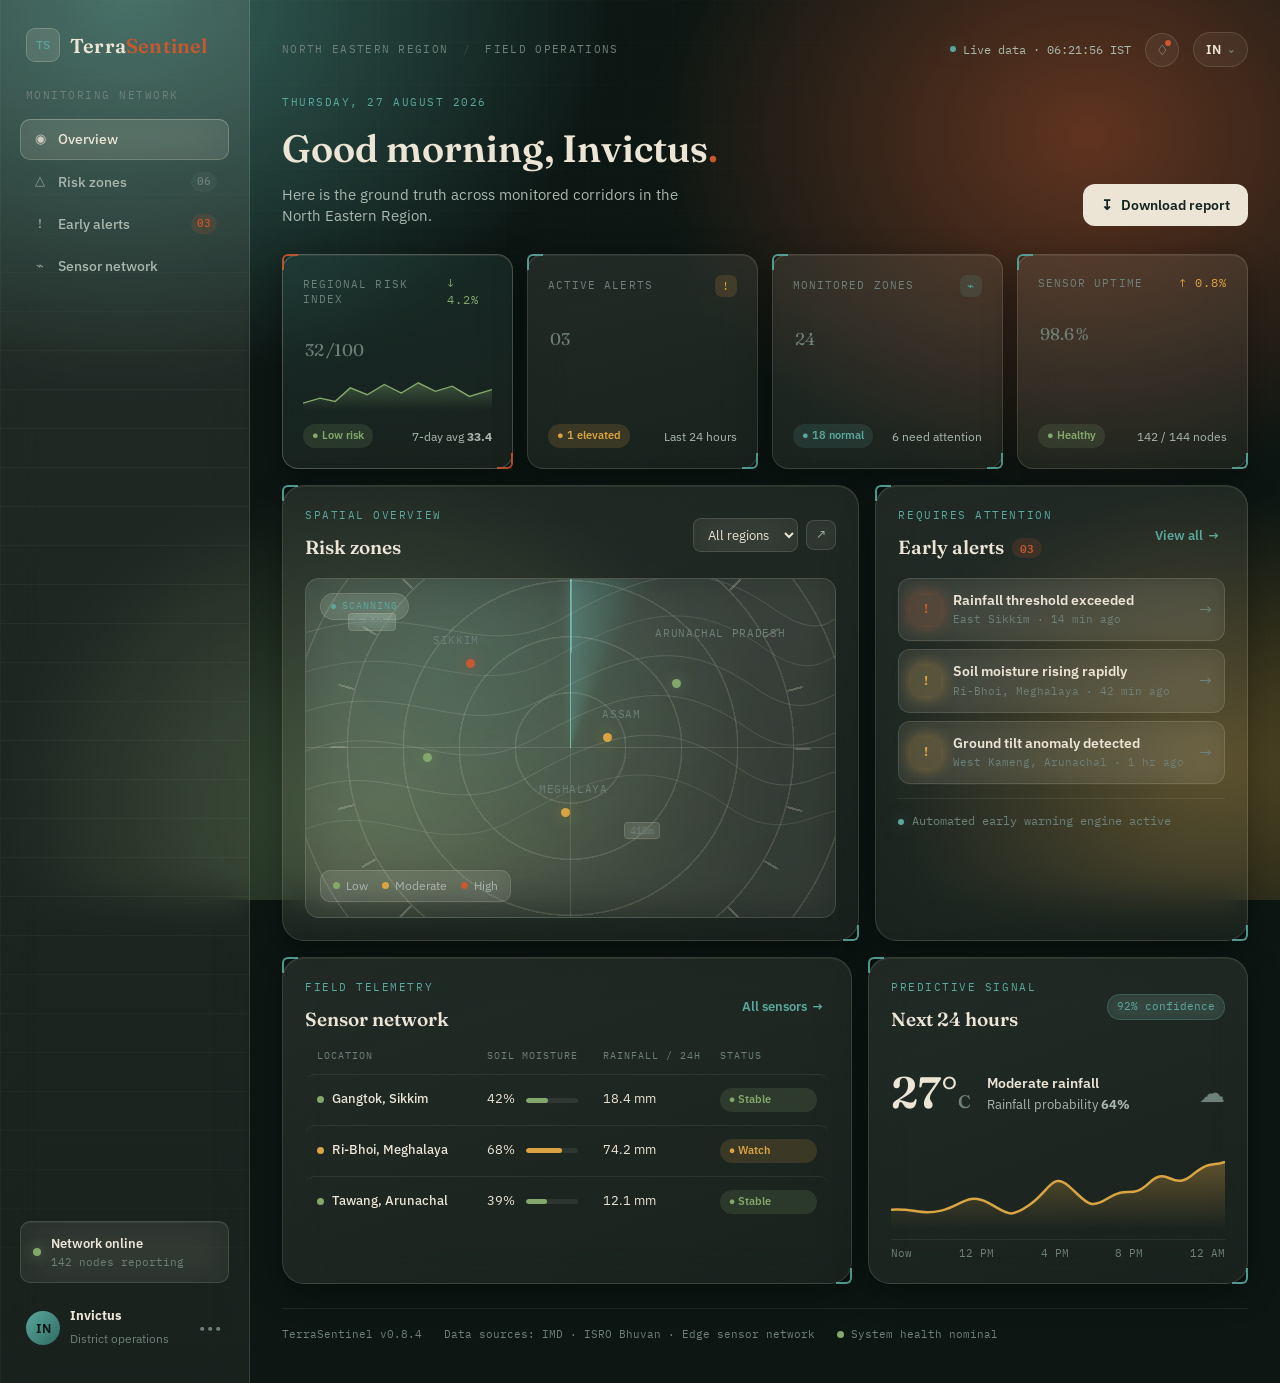
<file: index.html>
<!doctype html>
<html lang="en">
<head>
<meta charset="UTF-8">
<meta name="viewport" content="width=device-width, initial-scale=1.0">
<meta name="theme-color" content="#0d1815">
<title>TerraSentinel · NER Landslide Watch</title>
<link rel="preconnect" href="https://fonts.googleapis.com">
<link rel="preconnect" href="https://fonts.gstatic.com" crossorigin>
<link href="https://fonts.googleapis.com/css2?family=Fraunces:opsz,wght@9..144,300;9..144,400;9..144,500;9..144,600;9..144,700&family=IBM+Plex+Sans:wght@400;500;600;700&family=IBM+Plex+Mono:wght@400;500&display=swap" rel="stylesheet">
<style>

  /* ============ TOKENS ============ */
  :root{
    --bg:#0c1613;
    --bg-2:#0f1c18;
    --panel:#132420;
    --panel-hi:#172b26;
    --line:rgba(238,232,219,.08);
    --line-strong:rgba(238,232,219,.16);
    --ink:#ece5d6;
    --ink-dim:#a9b7ae;
    --ink-faint:#6d8079;

    --laterite:#c8582f;
    --laterite-dim:rgba(200,88,47,.16);
    --amber:#d9a441;
    --amber-dim:rgba(217,164,65,.16);
    --moss:#84a86b;
    --moss-dim:rgba(132,168,107,.16);
    --teal:#5aa79c;
    --teal-dim:rgba(90,167,156,.14);

    --display:'Fraunces', serif;
    --body:'IBM Plex Sans', -apple-system, sans-serif;
    --mono:'IBM Plex Mono', ui-monospace, monospace;

    --radius-s:10px;
    --radius-m:16px;
    --radius-l:22px;
    --shell-pad: clamp(16px, 3vw, 32px);

    /* glass surfaces */
    --glass:rgba(236,229,209,.06);
    --glass-hi:rgba(236,229,209,.10);
    --glass-border:rgba(236,229,209,.14);
    --glass-border-hi:rgba(236,229,209,.24);
    --glass-blur: blur(20px);
    --glass-shadow: 0 8px 32px rgba(0,0,0,.35);
    --glow-teal: 0 0 16px rgba(90,167,156,.5);
    --glow-laterite: 0 0 16px rgba(200,88,47,.55);
    --glow-amber: 0 0 16px rgba(217,164,65,.5);
    --glow-moss: 0 0 14px rgba(132,168,107,.5);
  }

  /* fine data-grid overlay across the whole app */
  .app-shell::before{
    content:"";
    position:fixed; inset:0; z-index:0; pointer-events:none;
    background-image:
      linear-gradient(var(--glass-border) 1px, transparent 1px),
      linear-gradient(90deg, var(--glass-border) 1px, transparent 1px);
    background-size:42px 42px;
    opacity:.16;
    mask-image:radial-gradient(ellipse 1400px 900px at 30% 0%, black, transparent 75%);
  }

  *{box-sizing:border-box;}
  html{-webkit-font-smoothing:antialiased;}
  body{
    margin:0;
    min-height:100vh;
    background:var(--bg);
    color:var(--ink);
    font-family:var(--body);
    line-height:1.45;
    position:relative;
  }
  /* fixed, saturated backdrop — this is what the glass panels reveal through blur */
  body::before{
    content:"";
    position:fixed;
    inset:0;
    z-index:0;
    background:
      radial-gradient(ellipse 900px 700px at 10% 0%, rgba(90,167,156,.55), transparent 55%),
      radial-gradient(ellipse 800px 650px at 85% 15%, rgba(200,88,47,.45), transparent 55%),
      radial-gradient(ellipse 700px 600px at 30% 90%, rgba(132,168,107,.4), transparent 55%),
      radial-gradient(ellipse 600px 500px at 95% 85%, rgba(217,164,65,.35), transparent 55%),
      var(--bg);
  }
  .app-shell{ position:relative; z-index:1; }
  h1,h2,h3{font-family:var(--display); font-weight:600; margin:0;}
  p{margin:0;}
  a{color:inherit; text-decoration:none;}
  button{font-family:var(--body); cursor:pointer;}
  ::selection{background:var(--laterite); color:#fff;}

  @media (prefers-reduced-motion: reduce){
    *{animation-duration:.001ms !important; animation-iteration-count:1 !important; transition-duration:.001ms !important; scroll-behavior:auto !important;}
  }

  /* focus ring */
  a:focus-visible, button:focus-visible, select:focus-visible{
    outline:2px solid var(--teal);
    outline-offset:2px;
    border-radius:6px;
  }

  /* ============ SHELL ============ */
  .app-shell{
    display:grid;
    grid-template-columns: 250px 1fr;
    min-height:100vh;
  }

  /* ============ SIDEBAR ============ */
  .sidebar{
    background:linear-gradient(180deg, var(--glass-hi), var(--glass));
    backdrop-filter:var(--glass-blur);
    -webkit-backdrop-filter:var(--glass-blur);
    border-right:1px solid var(--glass-border);
    box-shadow:1px 0 0 rgba(255,255,255,.03) inset;
    padding:26px 20px;
    display:flex;
    flex-direction:column;
    gap:6px;
    position:relative;
  }
  .sidebar::after{
    /* faint contour etch running down the rail */
    content:"";
    position:absolute; inset:0;
    background-image:
      repeating-linear-gradient(180deg, transparent 0 38px, var(--line) 38px 39px);
    mask-image:linear-gradient(180deg, transparent, rgba(0,0,0,.5) 30%, rgba(0,0,0,.5) 70%, transparent);
    pointer-events:none;
  }
  .brand{
    display:flex; align-items:center; gap:10px;
    font-family:var(--display); font-weight:600; font-size:20px;
    letter-spacing:.01em;
    padding:2px 6px 20px 6px;
  }
  .brand-mark{
    width:34px; height:34px; border-radius:9px;
    display:grid; place-items:center;
    background:var(--glass-hi);
    backdrop-filter:var(--glass-blur);
    -webkit-backdrop-filter:var(--glass-blur);
    border:1px solid var(--glass-border-hi);
    font-family:var(--mono); font-size:12px; font-weight:500;
    color:var(--teal);
  }
  .brand-accent{color:var(--laterite);}

  .sidebar-label{
    font-family:var(--mono); font-size:10.5px; letter-spacing:.14em;
    text-transform:uppercase; color:var(--ink-faint);
    padding:0 6px 10px;
  }

  nav{display:flex; flex-direction:column; gap:2px; z-index:1;}
  .nav-item{
    display:flex; align-items:center; gap:10px;
    padding:10px 12px; border-radius:var(--radius-s);
    color:var(--ink-dim); font-size:14px; font-weight:500;
    transition:background .15s ease, color .15s ease;
  }
  .nav-item:hover{ background:var(--glass); color:var(--ink); }
  .nav-item.active{
    background:var(--glass-hi); color:var(--ink);
    backdrop-filter:var(--glass-blur); -webkit-backdrop-filter:var(--glass-blur);
    box-shadow:inset 0 0 0 1px var(--glass-border-hi), inset 0 1px 0 rgba(255,255,255,.08);
  }
  .nav-icon{ width:16px; text-align:center; opacity:.8; font-size:13px; }
  .nav-count{
    margin-left:auto; font-family:var(--mono); font-size:11px;
    color:var(--ink-faint); background:rgba(255,255,255,.04);
    padding:2px 6px; border-radius:20px;
  }
  .nav-count.alert-count{ color:var(--laterite); background:var(--laterite-dim); }

  .sidebar-spacer{flex:1;}

  .network-status{
    display:flex; align-items:center; gap:10px;
    padding:12px; border-radius:var(--radius-s);
    background:var(--glass); backdrop-filter:var(--glass-blur); -webkit-backdrop-filter:var(--glass-blur);
    border:1px solid var(--glass-border);
    box-shadow:inset 0 1px 0 rgba(255,255,255,.06);
    font-size:12.5px; margin-bottom:10px;
  }
  .network-status strong{display:block; font-size:12.5px; font-weight:600;}
  .network-status small{color:var(--ink-faint); font-family:var(--mono); font-size:10.5px;}
  .pulse{
    width:8px; height:8px; border-radius:50%; background:var(--moss); flex:none;
    box-shadow:var(--glow-moss);
    animation:pulse 2.4s ease-out infinite;
  }
  @keyframes pulse{
    0%{ box-shadow:0 0 0 0 rgba(132,168,107,.5); }
    70%{ box-shadow:0 0 0 8px rgba(132,168,107,0); }
    100%{ box-shadow:0 0 0 0 rgba(132,168,107,0); }
  }

  .profile{
    display:flex; align-items:center; gap:10px;
    padding:8px 6px;
  }
  .avatar{
    width:34px; height:34px; border-radius:50%;
    background:linear-gradient(135deg, var(--teal), #2f6b62);
    display:grid; place-items:center; font-size:12.5px; font-weight:600; color:#0c1613;
    flex:none;
  }
  .profile strong{display:block; font-size:13px;}
  .profile small{color:var(--ink-faint); font-size:11.5px;}
  .dots{margin-left:auto; color:var(--ink-faint); letter-spacing:2px;}

  /* ============ MAIN ============ */
  .main-content{ padding: var(--shell-pad) var(--shell-pad) 40px; min-width:0; }

  .topbar{
    display:flex; align-items:center; justify-content:space-between;
    padding-bottom:22px;
  }
  .breadcrumb{
    font-family:var(--mono); font-size:11px; letter-spacing:.12em;
    color:var(--ink-faint);
  }
  .breadcrumb span{ color:var(--line-strong); margin:0 6px; }
  .top-actions{ display:flex; align-items:center; gap:14px; }
  .last-updated{
    font-family:var(--mono); font-size:12px; color:var(--ink-dim);
    display:flex; align-items:center; gap:7px;
  }
  .live-dot{
    width:6px; height:6px; border-radius:50%; background:var(--teal); flex:none;
    box-shadow:var(--glow-teal);
    animation:pulse-teal 2s ease-out infinite;
  }
  @keyframes pulse-teal{
    0%{ box-shadow:0 0 0 0 rgba(90,167,156,.55); }
    70%{ box-shadow:0 0 0 7px rgba(90,167,156,0); }
    100%{ box-shadow:0 0 0 0 rgba(90,167,156,0); }
  }
  .icon-button{
    width:34px; height:34px; border-radius:50%;
    border:1px solid var(--glass-border); background:var(--glass); color:var(--ink-dim);
    backdrop-filter:var(--glass-blur); -webkit-backdrop-filter:var(--glass-blur);
    position:relative; font-size:14px;
    transition:border-color .15s ease, color .15s ease, background .15s ease;
  }
  .icon-button:hover{ border-color:var(--glass-border-hi); color:var(--ink); background:var(--glass-hi); }
  .notification-dot{
    position:absolute; top:6px; right:7px; width:6px; height:6px;
    border-radius:50%; background:var(--laterite);
  }
  .profile-button{
    display:flex; align-items:center; gap:6px;
    padding:8px 12px; border-radius:20px;
    background:var(--glass); border:1px solid var(--glass-border);
    backdrop-filter:var(--glass-blur); -webkit-backdrop-filter:var(--glass-blur);
    font-size:13px; font-weight:600; color:var(--ink);
  }
  .profile-button span{ color:var(--ink-faint); font-size:10px; }

  .page-heading{
    display:flex; align-items:flex-end; justify-content:space-between; gap:20px;
    padding:6px 0 28px;
    flex-wrap:wrap;
  }
  .eyebrow{
    font-family:var(--mono); font-size:11px; letter-spacing:.14em;
    color:var(--teal); text-transform:uppercase; margin-bottom:10px;
  }
  .page-heading h1{
    font-size:clamp(28px, 3.4vw, 38px); font-weight:600; color:var(--ink);
  }
  .heading-period{ color:var(--laterite); }
  .heading-copy{ color:var(--ink-dim); margin-top:8px; font-size:14.5px; max-width:46ch; }
  .export-button{
    display:flex; align-items:center; gap:8px;
    padding:12px 18px; border-radius:12px;
    background:var(--ink); color:#132420; font-weight:600; font-size:13.5px;
    border:none;
    transition:transform .15s ease, box-shadow .15s ease;
  }
  .export-button:hover{ transform:translateY(-1px); box-shadow:0 8px 20px rgba(0,0,0,.25); }

  /* ============ METRIC GRID ============ */
  .metric-grid{
    display:grid; grid-template-columns:repeat(4, 1fr); gap:14px;
    margin-bottom:16px;
  }
  .metric-card{
    background:linear-gradient(165deg, var(--glass-hi), var(--glass));
    backdrop-filter:var(--glass-blur); -webkit-backdrop-filter:var(--glass-blur);
    border:1px solid var(--glass-border);
    border-radius:var(--radius-m);
    box-shadow:var(--glass-shadow), inset 0 1px 0 rgba(255,255,255,.07);
    padding:20px;
    display:flex; flex-direction:column; gap:14px;
    min-height:150px;
    position:relative;
    transition:transform .2s ease, border-color .2s ease, box-shadow .2s ease;
  }
  .metric-card:hover{ transform:translateY(-2px); border-color:var(--glass-border-hi); box-shadow:var(--glass-shadow), var(--glow-teal), inset 0 1px 0 rgba(255,255,255,.07); }
  .metric-primary{
    background:linear-gradient(165deg, rgba(90,167,156,.14), var(--glass));
    border-color:var(--glass-border-hi);
  }
  .metric-top{
    display:flex; align-items:center; justify-content:space-between;
    font-family:var(--mono); font-size:10.5px; letter-spacing:.1em;
    color:var(--ink-faint);
  }
  .trend-down{ color:var(--moss); font-family:var(--mono); font-size:11.5px; }
  .trend-up{ color:var(--amber); font-family:var(--mono); font-size:11.5px; }
  .metric-icon{
    width:22px; height:22px; border-radius:7px; display:grid; place-items:center;
    font-size:12px;
  }
  .metric-icon.orange{ background:var(--amber-dim); color:var(--amber); }
  .metric-icon.teal{ background:var(--teal-dim); color:var(--teal); }
  .metric-value{
    font-family:var(--display); font-size:40px; font-weight:600; line-height:1;
    color:var(--ink);
    font-variant-numeric:tabular-nums;
  }
  .metric-value span{ font-size:17px; color:var(--ink-faint); font-weight:400; margin-left:2px; }
  .metric-foot{
    display:flex; align-items:center; justify-content:space-between;
    font-size:12px; color:var(--ink-dim); margin-top:auto;
  }
  .status-pill{
    font-size:11px; font-weight:600; padding:4px 9px; border-radius:20px;
    display:inline-flex; align-items:center; gap:5px;
  }
  .status-pill.low{ background:var(--moss-dim); color:var(--moss); }
  .status-pill.good{ background:var(--moss-dim); color:var(--moss); }
  .status-pill.normal{ background:var(--teal-dim); color:var(--teal); }
  .status-pill.elevated{ background:var(--amber-dim); color:var(--amber); }

  /* elevation sparkline replacing the plain risk bar */
  .risk-profile{ width:100%; height:34px; }
  .risk-profile path.fill{ fill:url(#riskGradient); opacity:.5; }
  .risk-profile path.line{ fill:none; stroke:var(--moss); stroke-width:1.6; }

  /* ============ PANELS (shared) ============ */
  .panel{
    background:linear-gradient(160deg, var(--glass-hi), var(--glass));
    backdrop-filter:var(--glass-blur); -webkit-backdrop-filter:var(--glass-blur);
    border:1px solid var(--glass-border);
    border-radius:var(--radius-l);
    box-shadow:var(--glass-shadow), inset 0 1px 0 rgba(255,255,255,.06);
    padding:22px;
    display:flex; flex-direction:column;
    position:relative;
  }
  .panel::before, .panel::after,
  .metric-card::before, .metric-card::after{
    content:""; position:absolute; width:14px; height:14px; pointer-events:none;
    border-color:var(--teal-dim); opacity:.9;
  }
  .panel::before, .metric-card::before{ top:-1px; left:-1px; border-top:2px solid var(--teal); border-left:2px solid var(--teal); border-top-left-radius:6px; }
  .panel::after, .metric-card::after{ bottom:-1px; right:-1px; border-bottom:2px solid var(--teal); border-right:2px solid var(--teal); border-bottom-right-radius:6px; }
  .metric-primary::before, .metric-primary::after{ border-color:var(--laterite); }
  .panel-header{
    display:flex; align-items:center; justify-content:space-between;
    margin-bottom:16px; gap:12px;
  }
  .panel-header h2{ font-size:19px; font-weight:600; color:var(--ink); display:flex; align-items:center; gap:8px; }
  .header-count{
    font-family:var(--mono); font-size:11px; color:var(--laterite);
    background:var(--laterite-dim); padding:2px 8px; border-radius:20px;
  }
  .text-button{
    background:none; border:none; color:var(--teal); font-size:13px; font-weight:600;
    display:flex; align-items:center; gap:5px;
  }
  .text-button:hover{ text-decoration:underline; }
  .square-button{
    width:30px; height:30px; border-radius:8px; border:1px solid var(--glass-border);
    background:var(--glass); backdrop-filter:var(--glass-blur); -webkit-backdrop-filter:var(--glass-blur);
    color:var(--ink-dim); font-size:13px;
  }
  .square-button:hover{ color:var(--ink); border-color:var(--glass-border-hi); background:var(--glass-hi); }

  /* ============ PRIMARY GRID: MAP + ALERTS ============ */
  .primary-grid{ display:grid; grid-template-columns:1.55fr 1fr; gap:16px; margin-bottom:16px; }

  .map-controls{ display:flex; align-items:center; gap:8px; }
  .map-controls select{
    background:var(--glass); backdrop-filter:var(--glass-blur); -webkit-backdrop-filter:var(--glass-blur);
    color:var(--ink); border:1px solid var(--glass-border);
    border-radius:8px; padding:7px 10px; font-size:12.5px; font-family:var(--body);
  }

  .map-visual{
    position:relative; border-radius:14px; overflow:hidden;
    background:radial-gradient(ellipse 500px 400px at 30% 20%, rgba(90,167,156,.18), transparent 60%), var(--glass);
    backdrop-filter:var(--glass-blur); -webkit-backdrop-filter:var(--glass-blur);
    height:340px; border:1px solid var(--glass-border);
  }
  .radar-rings{
    position:absolute; inset:0; pointer-events:none; z-index:1;
    background:
      repeating-radial-gradient(circle at 50% 50%,
        transparent 0, transparent 54px,
        var(--glass-border) 55px, var(--glass-border) 56px),
      linear-gradient(var(--glass-border) 1px, transparent 1px) 50% 50% / 100% 1px no-repeat,
      linear-gradient(90deg, var(--glass-border) 1px, transparent 1px) 50% 50% / 1px 100% no-repeat;
  }
  .radar-ticks{
    position:absolute; inset:0; pointer-events:none; z-index:1;
    background:repeating-conic-gradient(from 0deg,
      var(--glass-border-hi) 0deg .5deg, transparent .5deg 15deg);
    mask-image:radial-gradient(circle at 50% 50%, transparent 0, transparent 71%, black 72%, black 76%, transparent 77%);
    -webkit-mask-image:radial-gradient(circle at 50% 50%, transparent 0, transparent 71%, black 72%, black 76%, transparent 77%);
    animation:spin-slow 90s linear infinite reverse;
  }
  @keyframes spin-slow{ to{ transform:rotate(360deg); } }
  .radar-sweep{
    position:absolute; inset:0; pointer-events:none; z-index:1;
    /* a single bright line at 0deg with a short fading trail behind it */
    background:conic-gradient(from 0deg,
      rgba(90,167,156,.9) 0deg, rgba(90,167,156,.9) .6deg,
      transparent .6deg, transparent 360deg);
    filter:drop-shadow(0 0 6px rgba(90,167,156,.8));
    animation:sweep 4s linear infinite;
    mix-blend-mode:screen;
  }
  .radar-sweep::before{
    content:"";
    position:absolute; inset:0;
    background:conic-gradient(from 0deg, rgba(90,167,156,.22), transparent 26deg);
  }
  @keyframes sweep{ to{ transform:rotate(360deg); } }
  .topo-svg{ position:absolute; inset:0; width:100%; height:100%; }
  .topo-svg path{ fill:none; stroke:var(--line-strong); stroke-width:1; }
  .topo-svg path.ridge{ stroke:rgba(238,232,219,.13); }
  .elevation-tag{
    position:absolute; z-index:2; font-family:var(--mono); font-size:9.5px; color:var(--ink-faint);
    background:var(--glass-hi); border:1px solid var(--glass-border);
    padding:1px 5px; border-radius:4px;
    backdrop-filter:blur(6px); -webkit-backdrop-filter:blur(6px);
  }
  .map-label{
    position:absolute; z-index:2; font-family:var(--mono); font-size:10.5px; letter-spacing:.06em;
    color:var(--ink-faint); text-transform:uppercase;
  }
  .label-a{ left:24%; top:16%; } .label-b{ left:56%; top:38%; }
  .label-c{ left:66%; top:14%; } .label-d{ left:44%; top:60%; }

  .map-point{
    position:absolute; z-index:2; width:16px; height:16px; margin:-8px 0 0 -8px;
    display:grid; place-items:center; transition:opacity .2s ease, transform .2s ease;
  }
  .map-point span{
    width:9px; height:9px; border-radius:50%; display:block; position:relative; z-index:1;
  }
  .map-point::before{
    content:""; position:absolute; inset:0; border-radius:50%;
    animation:ring 2.6s ease-out infinite;
  }
  .map-point.dimmed{ opacity:.15; transform:scale(.85); }
  .map-point.detected{ transform:scale(1.45); z-index:3; }
  .map-point.detected span{ filter:brightness(1.5) saturate(1.3); }
  .map-point.detected b{ opacity:1; transform:translateY(-2px); }
  .map-point b{ transition:opacity .25s ease, transform .25s ease; }
  @keyframes ring{ 0%{ box-shadow:0 0 0 0 currentColor; opacity:.5; } 100%{ box-shadow:0 0 0 14px currentColor; opacity:0; } }

  .echo-blip{
    position:absolute; z-index:1; width:5px; height:5px; margin:-2.5px 0 0 -2.5px;
    border-radius:50%; background:var(--teal); pointer-events:none;
    opacity:0; animation:echo-fade 2.6s ease-out forwards;
  }
  @keyframes echo-fade{
    0%{ opacity:0; transform:scale(.4); }
    15%{ opacity:.85; transform:scale(1.4); box-shadow:0 0 10px rgba(90,167,156,.8); }
    100%{ opacity:0; transform:scale(1); box-shadow:0 0 0 rgba(90,167,156,0); }
  }

  .radar-status{
    position:absolute; z-index:2; top:14px; left:14px;
    font-family:var(--mono); font-size:10px; letter-spacing:.1em; text-transform:uppercase;
    color:var(--teal); display:flex; align-items:center; gap:6px;
    background:var(--glass-hi); border:1px solid var(--glass-border);
    padding:5px 10px; border-radius:20px;
    backdrop-filter:blur(10px); -webkit-backdrop-filter:blur(10px);
  }
  .radar-status i{
    width:5px; height:5px; border-radius:50%; background:var(--teal); flex:none;
    box-shadow:var(--glow-teal); animation:pulse-teal 1.4s ease-in-out infinite;
  }

  .point-red span{ background:var(--laterite); box-shadow:var(--glow-laterite); } .point-red{ color:rgba(200,88,47,.4); }
  .point-orange span{ background:var(--amber); box-shadow:var(--glow-amber); } .point-orange{ color:rgba(217,164,65,.35); }
  .point-green span{ background:var(--moss); box-shadow:var(--glow-moss); } .point-green{ color:rgba(132,168,107,.3); }
  .map-point b{
    position:absolute; top:-19px; font-family:var(--mono); font-size:10px; font-weight:500;
    color:var(--ink); background:var(--bg-2); border:1px solid var(--line-strong);
    padding:1px 5px; border-radius:5px; white-space:nowrap;
    opacity:0; transform:translateY(2px);
  }
  .map-point:hover b{ opacity:1; transform:translateY(-2px); }

  .map-legend{
    position:absolute; z-index:2; bottom:14px; left:14px; display:flex; gap:14px;
    font-size:11.5px; color:var(--ink-dim);
    background:var(--glass-hi); border:1px solid var(--glass-border);
    padding:7px 12px; border-radius:10px;
    backdrop-filter:blur(10px); -webkit-backdrop-filter:blur(10px);
  }
  .map-legend span{ display:flex; align-items:center; gap:6px; }
  .legend-dot{ width:7px; height:7px; border-radius:50%; display:inline-block; }
  .legend-dot.green{ background:var(--moss); } .legend-dot.orange{ background:var(--amber); } .legend-dot.red{ background:var(--laterite); }

  /* alerts */
  .alert-list{ display:flex; flex-direction:column; gap:8px; }
  .alert-item{
    display:flex; align-items:center; gap:12px;
    padding:12px; border-radius:12px; border:1px solid var(--glass-border);
    background:var(--glass);
    backdrop-filter:blur(10px); -webkit-backdrop-filter:blur(10px);
    transition:border-color .15s ease, background .15s ease, transform .15s ease;
  }
  .alert-item:hover{ border-color:var(--glass-border-hi); background:var(--glass-hi); transform:translateX(2px); }
  .alert-severity{
    width:30px; height:30px; border-radius:9px; flex:none;
    display:grid; place-items:center; font-weight:700; font-size:13px;
  }
  .alert-severity.high{ background:var(--laterite-dim); color:var(--laterite); box-shadow:var(--glow-laterite); }
  .alert-severity.medium{ background:var(--amber-dim); color:var(--amber); box-shadow:var(--glow-amber); }
  .alert-info{ display:flex; flex-direction:column; gap:2px; min-width:0; }
  .alert-info strong{ font-size:13.5px; font-weight:600; }
  .alert-info span{ font-family:var(--mono); font-size:11px; color:var(--ink-faint); }
  .alert-arrow{ margin-left:auto; color:var(--ink-faint); }
  .alert-footer{
    margin-top:14px; padding-top:14px; border-top:1px solid var(--line);
    display:flex; align-items:center; gap:8px;
    font-size:11.5px; color:var(--ink-faint); font-family:var(--mono);
  }

  /* ============ BOTTOM GRID ============ */
  .bottom-grid{ display:grid; grid-template-columns:1.5fr 1fr; gap:16px; }

  .sensor-table{ display:flex; flex-direction:column; }
  .table-head{
    display:grid; grid-template-columns:1.5fr 1fr 1fr .9fr; gap:8px;
    font-family:var(--mono); font-size:10px; letter-spacing:.1em;
    color:var(--ink-faint); padding:0 12px 10px;
  }
  .table-row{
    display:grid; grid-template-columns:1.5fr 1fr 1fr .9fr; gap:8px; align-items:center;
    padding:13px 12px; border-radius:10px; font-size:13px;
    border-top:1px solid var(--line);
    transition:background .15s ease;
  }
  .table-row:hover{ background:var(--glass-hi); backdrop-filter:blur(8px); -webkit-backdrop-filter:blur(8px); }
  .table-row strong{ display:flex; align-items:center; gap:8px; font-weight:500; }
  .table-dot{ width:7px; height:7px; border-radius:50%; display:inline-block; flex:none; }
  .table-dot.green{ background:var(--moss); } .table-dot.orange{ background:var(--amber); }
  .mini-bar{
    display:inline-flex; width:52px; height:5px; border-radius:6px; background:var(--line);
    overflow:hidden; margin-left:8px; vertical-align:middle;
  }
  .mini-bar i{ display:block; height:100%; background:var(--moss); border-radius:6px; }
  .mini-bar.orange-bar i{ background:var(--amber); }

  .forecast-panel{ gap:6px; }
  .confidence{
    font-family:var(--mono); font-size:11px; color:var(--teal);
    background:var(--teal-dim); border:1px solid rgba(90,167,156,.3);
    backdrop-filter:blur(8px); -webkit-backdrop-filter:blur(8px);
    padding:4px 9px; border-radius:20px;
  }
  .forecast-main{ display:flex; align-items:center; gap:16px; padding:6px 0 14px; }
  .forecast-temp{
    font-family:var(--display); font-size:44px; font-weight:600;
  }
  .forecast-temp span{ font-size:18px; color:var(--ink-faint); }
  .forecast-main strong{ display:block; font-size:14px; font-weight:600; }
  .forecast-main p{ color:var(--ink-dim); font-size:12.5px; margin-top:2px; }
  .weather-icon{ margin-left:auto; font-size:26px; color:var(--ink-faint); }
  .forecast-chart{ position:relative; height:80px; margin:4px 0; }
  .forecast-chart svg{ width:100%; height:100%; }
  .forecast-hours{
    display:flex; justify-content:space-between;
    font-family:var(--mono); font-size:10.5px; color:var(--ink-faint);
    padding-top:6px; border-top:1px solid var(--line);
  }

  footer{
    display:flex; align-items:center; gap:22px; flex-wrap:wrap;
    margin-top:24px; padding-top:18px; border-top:1px solid var(--line);
    font-family:var(--mono); font-size:11px; color:var(--ink-faint);
  }
  .footer-health{
    width:7px; height:7px; border-radius:50%; background:var(--moss); display:inline-block;
  }

  /* ============ FALLBACK (no backdrop-filter support) ============ */
  @supports not ((backdrop-filter: blur(1px)) or (-webkit-backdrop-filter: blur(1px))){
    .sidebar, .panel, .metric-card, .network-status, .icon-button,
    .profile-button, .square-button, .map-controls select, .map-visual,
    .elevation-tag, .map-legend, .alert-item, .nav-item.active{
      background:var(--panel);
    }
  }

  /* ============ RESPONSIVE ============ */
  @media (max-width:1100px){
    .primary-grid, .bottom-grid{ grid-template-columns:1fr; }
    .metric-grid{ grid-template-columns:repeat(2,1fr); }
  }
  @media (max-width:820px){
    .app-shell{ grid-template-columns:1fr; }
    .sidebar{
      flex-direction:row; align-items:center; padding:14px var(--shell-pad);
      overflow-x:auto;
    }
    .sidebar::after{ display:none; }
    .sidebar-label, .sidebar-spacer, .network-status{ display:none; }
    nav{ flex-direction:row; }
    .brand{ padding:2px 14px 2px 2px; }
    .profile{ margin-left:auto; }
    .table-head, .table-row{ grid-template-columns:1.4fr 1fr .8fr; }
    .table-head span:nth-child(3), .table-row span:nth-child(3){ display:none; }
  }
  @media (max-width:560px){
    .metric-grid{ grid-template-columns:1fr; }
    .page-heading{ flex-direction:column; align-items:flex-start; }
  }
</style>
</head>
<body>
  <div class="app-shell">
    <aside class="sidebar">
      <div class="brand"><span class="brand-mark">TS</span><span>Terra<span class="brand-accent">Sentinel</span></span></div>
      <div class="sidebar-label">Monitoring network</div>
      <nav>
        <a class="nav-item active" href="#overview"><span class="nav-icon">◉</span>Overview</a>
        <a class="nav-item" href="#risk-zones"><span class="nav-icon">△</span>Risk zones <span class="nav-count">06</span></a>
        <a class="nav-item" href="#alerts"><span class="nav-icon">!</span>Early alerts <span class="nav-count alert-count">03</span></a>
        <a class="nav-item" href="#sensors"><span class="nav-icon">⌁</span>Sensor network</a>
      </nav>
      <div class="sidebar-spacer"></div>
      <div class="network-status"><span class="pulse"></span><div><strong>Network online</strong><small>142 nodes reporting</small></div></div>
      <div class="profile"><div class="avatar">IN</div><div><strong>Invictus</strong><small>District operations</small></div><span class="dots">•••</span></div>
    </aside>

    <main class="main-content" id="overview">
      <header class="topbar">
        <div class="breadcrumb">NORTH EASTERN REGION <span>/</span> FIELD OPERATIONS</div>
        <div class="top-actions">
          <span class="last-updated"><span class="live-dot"></span><span id="liveClock">Live data · 09:42:18 IST</span></span>
          <button class="icon-button" aria-label="Notifications">♢<span class="notification-dot"></span></button>
          <button class="profile-button">IN <span>⌄</span></button>
        </div>
      </header>

      <section class="page-heading">
        <div>
          <p class="eyebrow">THURSDAY, 27 AUGUST 2026</p>
          <h1>Good morning, Invictus<span class="heading-period">.</span></h1>
          <p class="heading-copy">Here is the ground truth across monitored corridors in the North Eastern Region.</p>
        </div>
        <button class="export-button">↧ <span>Download report</span></button>
      </section>

      <section class="metric-grid" aria-label="Regional summary">
        <article class="metric-card metric-primary">
          <div class="metric-top"><span>REGIONAL RISK INDEX</span><span class="trend-down">↓ 4.2%</span></div>
          <div class="metric-value"><span class="count-up" data-count-to="32" data-decimals="0">0</span><span>/100</span></div>
          <svg class="risk-profile" viewBox="0 0 200 40" preserveAspectRatio="none" aria-hidden="true">
            <defs>
              <linearGradient id="riskGradient" x1="0" y1="0" x2="0" y2="1">
                <stop offset="0%" stop-color="#84a86b" stop-opacity=".7"/>
                <stop offset="100%" stop-color="#84a86b" stop-opacity="0"/>
              </linearGradient>
            </defs>
            <path class="fill" d="M0 32 L18 26 L34 30 L50 14 L68 22 L86 10 L104 20 L122 8 L140 18 L158 12 L176 24 L200 16 L200 40 L0 40 Z"/>
            <path class="line" d="M0 32 L18 26 L34 30 L50 14 L68 22 L86 10 L104 20 L122 8 L140 18 L158 12 L176 24 L200 16"/>
          </svg>
          <div class="metric-foot"><span class="status-pill low">● Low risk</span><span>7-day avg <b>33.4</b></span></div>
        </article>
        <article class="metric-card">
          <div class="metric-top"><span>ACTIVE ALERTS</span><span class="metric-icon orange">!</span></div>
          <div class="metric-value"><span class="count-up" data-count-to="3" data-decimals="0" data-pad="2">00</span></div>
          <div class="metric-foot"><span class="status-pill elevated">● 1 elevated</span><span>Last 24 hours</span></div>
        </article>
        <article class="metric-card">
          <div class="metric-top"><span>MONITORED ZONES</span><span class="metric-icon teal">⌁</span></div>
          <div class="metric-value"><span class="count-up" data-count-to="24" data-decimals="0">0</span></div>
          <div class="metric-foot"><span class="status-pill normal">● 18 normal</span><span>6 need attention</span></div>
        </article>
        <article class="metric-card">
          <div class="metric-top"><span>SENSOR UPTIME</span><span class="trend-up">↑ 0.8%</span></div>
          <div class="metric-value"><span class="count-up" data-count-to="98.6" data-decimals="1">0</span><span>%</span></div>
          <div class="metric-foot"><span class="status-pill good">● Healthy</span><span>142 / 144 nodes</span></div>
        </article>
      </section>

      <section class="primary-grid">
        <article class="panel map-panel" id="risk-zones">
          <div class="panel-header">
            <div><p class="eyebrow">SPATIAL OVERVIEW</p><h2>Risk zones</h2></div>
            <div class="map-controls">
              <select id="regionFilter" aria-label="Filter region">
                <option value="all">All regions</option>
                <option value="sikkim">Sikkim</option>
                <option value="assam">Assam</option>
                <option value="meghalaya">Meghalaya</option>
              </select>
              <button class="square-button" aria-label="Expand map">↗</button>
            </div>
          </div>

          <div class="map-visual">
            <div class="radar-rings" aria-hidden="true"></div>
            <div class="radar-ticks" aria-hidden="true"></div>
            <div class="radar-sweep" aria-hidden="true"></div>
            <div class="radar-status"><i></i>Scanning</div>
            <svg class="topo-svg" viewBox="0 0 600 340" preserveAspectRatio="none" aria-hidden="true">
              <path class="ridge" d="M-20 260 C 80 210, 140 290, 240 240 S 400 180, 480 230 S 600 200, 640 250"/>
              <path d="M-20 220 C 90 170, 150 250, 250 200 S 410 140, 490 190 S 600 160, 640 210"/>
              <path d="M-20 180 C 100 130, 160 210, 260 160 S 420 100, 500 150 S 600 120, 640 170"/>
              <path d="M-20 140 C 110 90, 170 170, 270 120 S 430 60, 510 110 S 600 80, 640 130"/>
              <path class="ridge" d="M-20 100 C 120 50, 180 130, 280 80 S 440 20, 520 70 S 600 40, 640 90"/>
              <path d="M-20 60 C 130 10, 190 90, 290 40 S 450 -20, 530 30 S 600 0, 640 50"/>
            </svg>
            <span class="elevation-tag" style="left:8%; top:10%;">2,840m</span>
            <span class="elevation-tag" style="left:60%; top:72%;">410m</span>

            <div class="map-label label-a">Sikkim</div>
            <div class="map-label label-b">Assam</div>
            <div class="map-label label-c">Arunachal Pradesh</div>
            <div class="map-label label-d">Meghalaya</div>

            <div class="map-point point-red" data-region="sikkim" style="left: 31%; top: 25%"><span></span><b>03 active</b></div>
            <div class="map-point point-orange" data-region="assam" style="left: 57%; top: 47%"><span></span><b>07 watch</b></div>
            <div class="map-point point-orange" data-region="meghalaya" style="left: 49%; top: 69%"><span></span><b>04 watch</b></div>
            <div class="map-point point-green" data-region="assam" style="left: 70%; top: 31%"><span></span></div>
            <div class="map-point point-green" data-region="sikkim" style="left: 23%; top: 53%"><span></span></div>

            <div class="map-legend"><span><i class="legend-dot green"></i> Low</span><span><i class="legend-dot orange"></i> Moderate</span><span><i class="legend-dot red"></i> High</span></div>
          </div>
        </article>

        <article class="panel alerts-panel" id="alerts">
          <div class="panel-header">
            <div><p class="eyebrow">REQUIRES ATTENTION</p><h2>Early alerts <span class="header-count">03</span></h2></div>
            <button class="text-button">View all <span>→</span></button>
          </div>
          <div class="alert-list">
            <div class="alert-item"><div class="alert-severity high">!</div><div class="alert-info"><strong>Rainfall threshold exceeded</strong><span>East Sikkim · 14 min ago</span></div><span class="alert-arrow">→</span></div>
            <div class="alert-item"><div class="alert-severity medium">!</div><div class="alert-info"><strong>Soil moisture rising rapidly</strong><span>Ri-Bhoi, Meghalaya · 42 min ago</span></div><span class="alert-arrow">→</span></div>
            <div class="alert-item"><div class="alert-severity medium">!</div><div class="alert-info"><strong>Ground tilt anomaly detected</strong><span>West Kameng, Arunachal · 1 hr ago</span></div><span class="alert-arrow">→</span></div>
          </div>
          <div class="alert-footer"><span class="live-dot"></span> Automated early warning engine active</div>
        </article>
      </section>

      <section class="bottom-grid">
        <article class="panel sensor-panel" id="sensors">
          <div class="panel-header">
            <div><p class="eyebrow">FIELD TELEMETRY</p><h2>Sensor network</h2></div>
            <button class="text-button">All sensors <span>→</span></button>
          </div>
          <div class="sensor-table">
            <div class="table-head"><span>LOCATION</span><span>SOIL MOISTURE</span><span>RAINFALL / 24H</span><span>STATUS</span></div>
            <div class="table-row"><strong><i class="table-dot green"></i> Gangtok, Sikkim</strong><span>42% <em class="mini-bar"><i style="width:42%"></i></em></span><span>18.4 mm</span><span class="status-pill low">● Stable</span></div>
            <div class="table-row"><strong><i class="table-dot orange"></i> Ri-Bhoi, Meghalaya</strong><span>68% <em class="mini-bar orange-bar"><i style="width:68%"></i></em></span><span>74.2 mm</span><span class="status-pill elevated">● Watch</span></div>
            <div class="table-row"><strong><i class="table-dot green"></i> Tawang, Arunachal</strong><span>39% <em class="mini-bar"><i style="width:39%"></i></em></span><span>12.1 mm</span><span class="status-pill low">● Stable</span></div>
          </div>
        </article>

        <article class="panel forecast-panel">
          <div class="panel-header">
            <div><p class="eyebrow">PREDICTIVE SIGNAL</p><h2>Next 24 hours</h2></div>
            <span class="confidence">92% confidence</span>
          </div>
          <div class="forecast-main">
            <div class="forecast-temp">27°<span>C</span></div>
            <div><strong>Moderate rainfall</strong><p>Rainfall probability <b>64%</b></p></div>
            <span class="weather-icon">☁</span>
          </div>
          <div class="forecast-chart">
            <svg viewBox="0 0 500 100" preserveAspectRatio="none" aria-label="Rainfall forecast chart">
              <defs>
                <linearGradient id="forecastFill" x1="0" y1="0" x2="0" y2="1">
                  <stop offset="0%" stop-color="#d9a441" stop-opacity=".35"/>
                  <stop offset="100%" stop-color="#d9a441" stop-opacity="0"/>
                </linearGradient>
              </defs>
              <path d="M0 76 C35 74 45 83 75 77 S115 54 145 67 S176 88 207 70 S241 28 267 47 S296 77 326 61 S359 64 387 42 S420 53 450 33 S478 23 500 16 L500 100 L0 100 Z" fill="url(#forecastFill)" stroke="none"/>
              <path d="M0 76 C35 74 45 83 75 77 S115 54 145 67 S176 88 207 70 S241 28 267 47 S296 77 326 61 S359 64 387 42 S420 53 450 33 S478 23 500 16" fill="none" stroke="#d9a441" stroke-width="2.5" vector-effect="non-scaling-stroke"/>
            </svg>
          </div>
          <div class="forecast-hours"><span>Now</span><span>12 PM</span><span>4 PM</span><span>8 PM</span><span>12 AM</span></div>
        </article>
      </section>

      <footer>
        <span>TerraSentinel v0.8.4</span>
        <span>Data sources: IMD · ISRO Bhuvan · Edge sensor network</span>
        <span><i class="footer-health"></i> System health nominal</span>
      </footer>
    </main>
  </div>

<script>
  // Live IST clock
  function updateClock(){
    var el = document.getElementById('liveClock');
    if(!el) return;
    var now = new Date();
    var ist = new Date(now.toLocaleString('en-US', { timeZone: 'Asia/Kolkata' }));
    var hh = String(ist.getHours()).padStart(2,'0');
    var mm = String(ist.getMinutes()).padStart(2,'0');
    var ss = String(ist.getSeconds()).padStart(2,'0');
    el.textContent = 'Live data · ' + hh + ':' + mm + ':' + ss + ' IST';
  }
  updateClock();
  setInterval(updateClock, 1000);

  // Count-up animation for metric values
  var prefersReducedMotion = window.matchMedia('(prefers-reduced-motion: reduce)').matches;
  document.querySelectorAll('.count-up').forEach(function(el){
    var target = parseFloat(el.dataset.countTo);
    var decimals = parseInt(el.dataset.decimals || '0', 10);
    var pad = parseInt(el.dataset.pad || '0', 10);
    if(prefersReducedMotion || isNaN(target)){
      el.textContent = target.toFixed(decimals).padStart(pad, '0');
      return;
    }
    var duration = 1200, start = null;
    function step(ts){
      if(!start) start = ts;
      var progress = Math.min((ts - start) / duration, 1);
      var eased = 1 - Math.pow(1 - progress, 3);
      var value = (target * eased).toFixed(decimals);
      el.textContent = value.padStart(pad + (decimals ? decimals + 1 : 0), '0');
      if(progress < 1) requestAnimationFrame(step);
    }
    requestAnimationFrame(step);
  });

  var filter = document.getElementById('regionFilter');
  if(filter){
    filter.addEventListener('change', function(){
      var val = this.value;
      document.querySelectorAll('.map-point').forEach(function(pt){
        var match = (val === 'all' || pt.dataset.region === val);
        pt.classList.toggle('dimmed', !match);
      });
    });
  }

  // Radar sweep detection: flash a point as the beam crosses it
  var mapVisual = document.querySelector('.map-visual');
  var mapPoints = document.querySelectorAll('.map-point');
  if(mapVisual && mapPoints.length && !prefersReducedMotion){
    var sweepDurationMs = 4000;
    var sweepStart = performance.now();
    function trackSweep(ts){
      var rect = mapVisual.getBoundingClientRect();
      var cx = rect.width / 2, cy = rect.height / 2;
      var elapsed = (ts - sweepStart) % sweepDurationMs;
      var sweepAngle = (elapsed / sweepDurationMs) * 360;
      mapPoints.forEach(function(pt){
        var px = (parseFloat(pt.style.left) / 100) * rect.width;
        var py = (parseFloat(pt.style.top) / 100) * rect.height;
        var dx = px - cx, dy = py - cy;
        var pointAngle = (Math.atan2(dx, -dy) * 180 / Math.PI + 360) % 360;
        var diff = Math.abs(sweepAngle - pointAngle);
        diff = Math.min(diff, 360 - diff);
        pt.classList.toggle('detected', diff < 7);
      });
      requestAnimationFrame(trackSweep);
    }
    requestAnimationFrame(trackSweep);
  }

  // Occasional radar echo blips for ambiance
  if(mapVisual && !prefersReducedMotion){
    setInterval(function(){
      var blip = document.createElement('div');
      blip.className = 'echo-blip';
      blip.style.left = (8 + Math.random() * 84) + '%';
      blip.style.top = (8 + Math.random() * 84) + '%';
      mapVisual.appendChild(blip);
      setTimeout(function(){ blip.remove(); }, 2700);
    }, 1400);
  }

</script>
</body>
</html>
</file>
